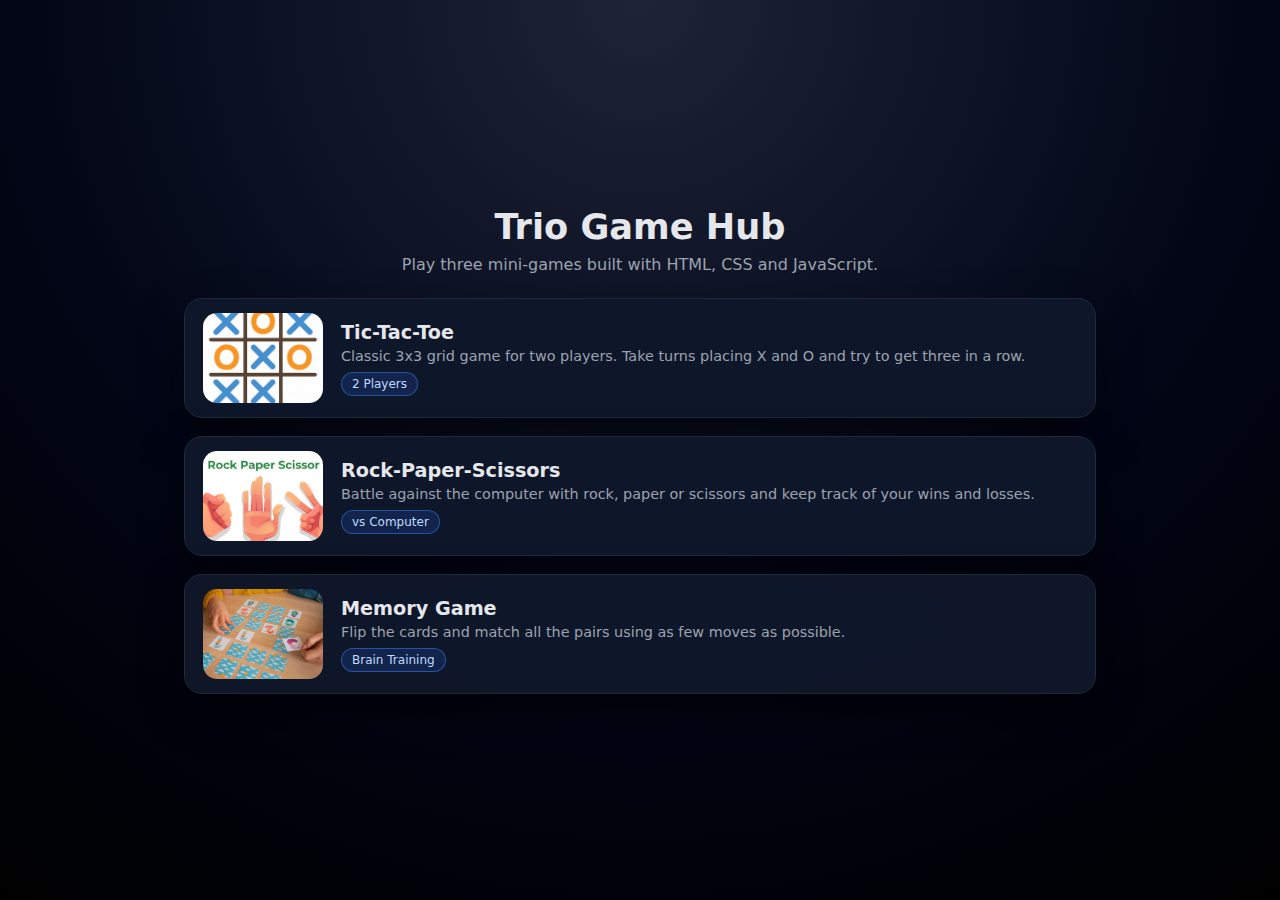
<file: index.html>
<!DOCTYPE html>
<html lang="en">
<head>
  <meta charset="UTF-8">
  <title>Trio Game Hub</title>
  <link rel="stylesheet" href="../styles/main.css">
</head>
<body>
  <div class="container">
    <header class="hero">
      <h1>Trio Game Hub</h1>
      <p>Play three mini-games built with HTML, CSS and JavaScript.</p>
    </header>

    <section class="games-list">
      <a class="game-row" href="../tic-tac-toe/index.html">
        <div class="game-image">
          <img src="../assets/tic-tac-toe.png" alt="Tic Tac Toe">
        </div>
        <div class="game-info">
          <h2>Tic-Tac-Toe</h2>
          <p>Classic 3x3 grid game for two players. Take turns placing X and O and try to get three in a row.</p>
          <span class="pill">2 Players</span>
        </div>
      </a>

      <a class="game-row" href="../rps/index.html">
        <div class="game-image">
          <img src="../assets/rock-paper-scissors.webp" alt="Rock Paper Scissors">
        </div>
        <div class="game-info">
          <h2>Rock-Paper-Scissors</h2>
          <p>Battle against the computer with rock, paper or scissors and keep track of your wins and losses.</p>
          <span class="pill">vs Computer</span>
        </div>
      </a>

      <a class="game-row" href="../memory/index.html">
        <div class="game-image">
          <img src="../assets/memory.png" alt="Memory Game">
        </div>
        <div class="game-info">
          <h2>Memory Game</h2>
          <p>Flip the cards and match all the pairs using as few moves as possible.</p>
          <span class="pill">Brain Training</span>
        </div>
      </a>
    </section>
  </div>
</body>
</html>
</file>
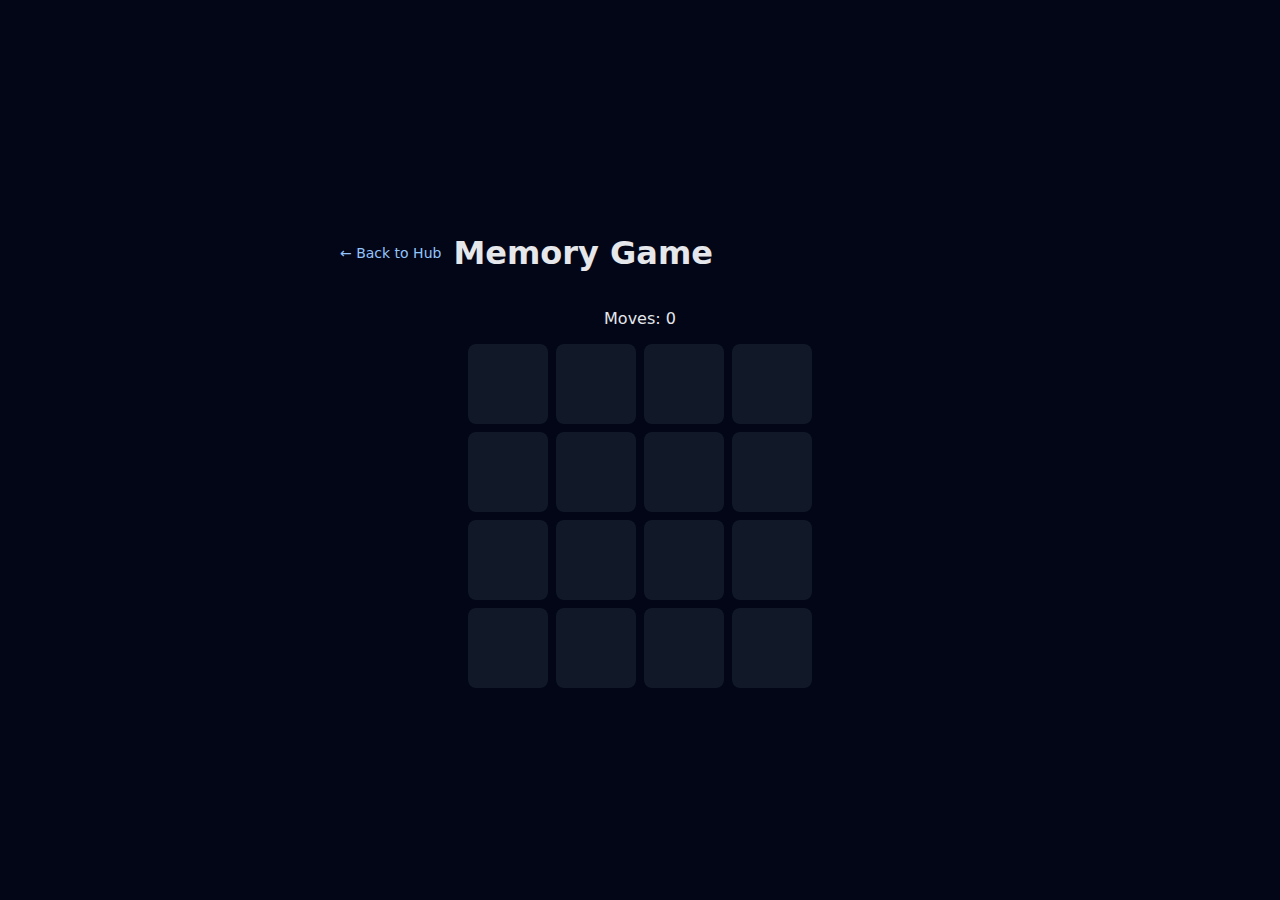
<file: memory/index.html>
<!DOCTYPE html>
<html lang="en">
<head>
  <meta charset="UTF-8">
  <title>Memory Game</title>
  <link rel="stylesheet" href="style.css">
</head>
<body>
  <main class="wrapper">
    <header class="top-bar">
      <a href="../index.html" class="back-link">← Back to Hub</a>
      <h1>Memory Game</h1>
    </header>

    <section class="game">
      <p id="moves">Moves: 0</p>
      <div class="grid" id="grid"></div>
    </section>
  </main>

  <script src="script.js"></script>
</body>
</html>
</file>
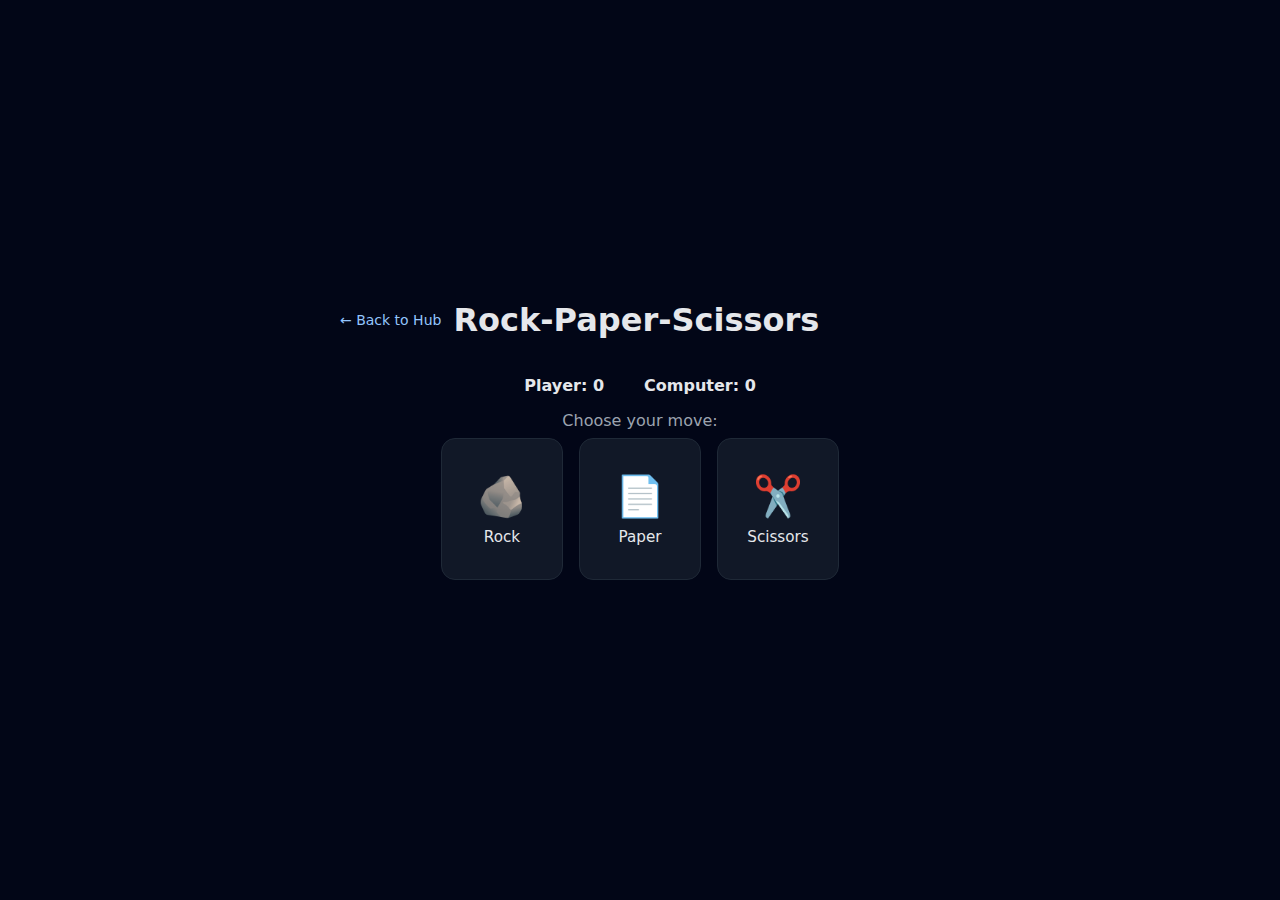
<file: rps/index.html>
<!DOCTYPE html>
<html lang="en">
<head>
  <meta charset="UTF-8">
  <title>Rock-Paper-Scissors</title>
  <link rel="stylesheet" href="style.css">
</head>
<body>
  <main class="wrapper">
    <header class="top-bar">
      <a href="../index.html" class="back-link">← Back to Hub</a>
      <h1>Rock-Paper-Scissors</h1>
    </header>

    <section class="game">
      <div class="scoreboard">
        <div>Player: <span id="player-score">0</span></div>
        <div>Computer: <span id="computer-score">0</span></div>
      </div>

      <p class="hint">Choose your move:</p>

      <div class="choices">
        <div class="choice-card" data-choice="rock">
          <div class="emoji">🪨</div>
          <div class="label">Rock</div>
        </div>
        <div class="choice-card" data-choice="paper">
          <div class="emoji">📄</div>
          <div class="label">Paper</div>
        </div>
        <div class="choice-card" data-choice="scissors">
          <div class="emoji">✂️</div>
          <div class="label">Scissors</div>
        </div>
      </div>

      <div id="result"></div>
    </section>
  </main>
  <script src="script.js"></script>
</body>
</html>
</file>
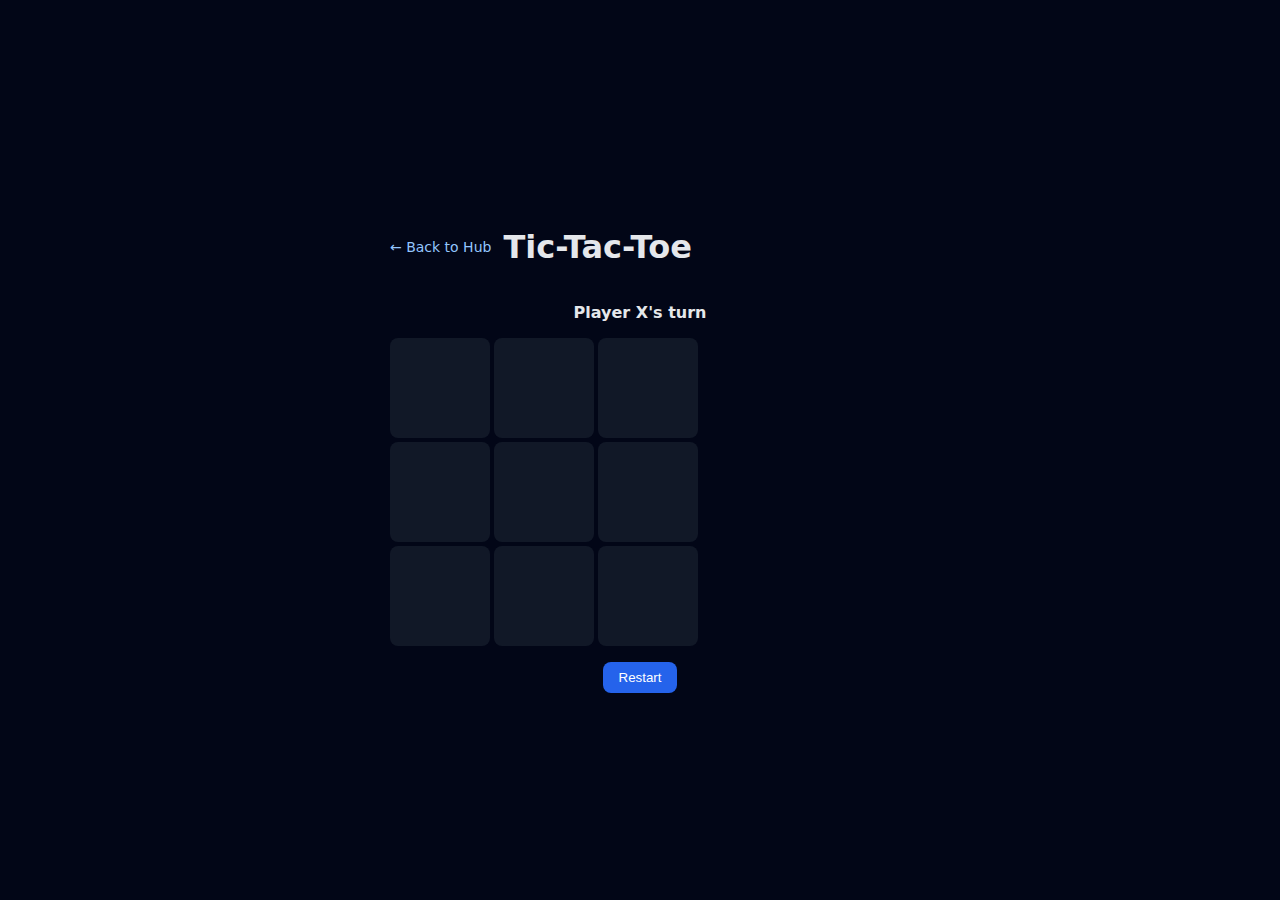
<file: tic-tac-toe/index.html>
<!DOCTYPE html>
<html lang="en">
<head>
  <meta charset="UTF-8">
  <title>Tic-Tac-Toe</title>
  <link rel="stylesheet" href="style.css">
</head>
<body>
  <main class="wrapper">
    <header class="top-bar">
      <a href="../index.html" class="back-link">← Back to Hub</a>
      <h1>Tic-Tac-Toe</h1>
    </header>

    <section class="game">
      <div id="status">Player X's turn</div>
      <div class="board" id="board">
        <!-- 9 cells -->
        <div class="cell" data-index="0"></div>
        <div class="cell" data-index="1"></div>
        <div class="cell" data-index="2"></div>
        <div class="cell" data-index="3"></div>
        <div class="cell" data-index="4"></div>
        <div class="cell" data-index="5"></div>
        <div class="cell" data-index="6"></div>
        <div class="cell" data-index="7"></div>
        <div class="cell" data-index="8"></div>
      </div>
      <button id="reset">Restart</button>
    </section>
  </main>

  <script src="script.js"></script>
</body>
</html>
</file>
<file: styles/main.css>
* {
  box-sizing: border-box;
  margin: 0;
  padding: 0;
  font-family: system-ui, -apple-system, BlinkMacSystemFont, "Segoe UI", sans-serif;
}

body {
  background: radial-gradient(circle at top, #1d2437 0, #020617 55%, #000 100%);
  color: #e5e7eb;
  min-height: 100vh;
  display: flex;
  align-items: center;
  justify-content: center;
}

.container {
  max-width: 960px;
  width: 100%;
  padding: 24px;
}

.hero {
  text-align: center;
  margin-bottom: 24px;
}

.hero h1 {
  font-size: 2.2rem;
  margin-bottom: 8px;
}

.hero p {
  color: #9ca3af;
}

.games-list {
  display: flex;
  flex-direction: column;
  gap: 18px;
}

.game-row {
  display: flex;
  gap: 18px;
  align-items: center;
  background: rgba(15, 23, 42, 0.95);
  border-radius: 18px;
  padding: 14px 18px;
  text-decoration: none;
  color: inherit;
  border: 1px solid #1f2937;
  box-shadow: 0 18px 40px rgba(0, 0, 0, 0.55);
  transition: transform 0.18s ease, box-shadow 0.18s ease, border-color 0.18s ease,
    background 0.18s ease;
}

.game-row:hover {
  transform: translateY(-4px);
  border-color: #3b82f6;
  background: rgba(15, 23, 42, 1);
  box-shadow: 0 22px 50px rgba(15, 23, 42, 0.9);
}

.game-image {
  flex: 0 0 120px;
  height: 90px;
  border-radius: 14px;
  overflow: hidden;
  background: #020617;
  display: flex;
  align-items: center;
  justify-content: center;
}

.game-image img {
  width: 100%;
  height: 100%;
  object-fit: cover;
}

.game-info {
  flex: 1;
}

.game-info h2 {
  font-size: 1.2rem;
  margin-bottom: 4px;
}

.game-info p {
  font-size: 0.9rem;
  color: #9ca3af;
  margin-bottom: 8px;
}

.pill {
  display: inline-block;
  font-size: 0.75rem;
  padding: 4px 10px;
  border-radius: 999px;
  background: rgba(37, 99, 235, 0.18);
  color: #bfdbfe;
  border: 1px solid rgba(59, 130, 246, 0.5);
}

/* Responsive */
@media (max-width: 640px) {
  .game-row {
    flex-direction: column;
    align-items: flex-start;
  }

  .game-image {
    width: 100%;
    height: 140px;
  }
}
@media (max-width: 480px) {
  .container {
    padding: 16px;
  }

  .hero h1 {
    font-size: 1.7rem;
  }

  .game-row {
    padding: 12px 14px;
  }
}
</file>
<file: memory/style.css>
body {
  margin: 0;
  font-family: system-ui, sans-serif;
  background: #020617;
  color: #e5e7eb;
  display: flex;
  justify-content: center;
  align-items: center;
  min-height: 100vh;
}

.wrapper {
  max-width: 600px;
  width: 100%;
  padding: 16px;
}

.top-bar {
  display: flex;
  align-items: center;
  gap: 12px;
  margin-bottom: 16px;
}

.back-link {
  color: #93c5fd;
  text-decoration: none;
  font-size: 14px;
}

.game {
  text-align: center;
}

.grid {
  display: grid;
  grid-template-columns: repeat(4, 80px);
  grid-auto-rows: 80px;
  gap: 8px;
  justify-content: center;
  margin-top: 16px;
}

.card {
  background: #111827;
  border-radius: 8px;
  cursor: pointer;
  display: flex;
  align-items: center;
  justify-content: center;
  font-size: 28px;
  user-select: none;
}

.card.revealed {
  background: #1f2937;
}
@media (max-width: 480px) {
  .wrapper {
    padding: 12px;
  }

  .grid {
    grid-template-columns: repeat(4, 70px);
    grid-auto-rows: 70px;
    gap: 6px;
  }

  .card {
    font-size: 22px;
  }
}
</file>
<file: rps/style.css>
body {
  margin: 0;
  font-family: system-ui, sans-serif;
  background: #020617;
  color: #e5e7eb;
  display: flex;
  justify-content: center;
  align-items: center;
  min-height: 100vh;
}

.wrapper {
  max-width: 600px;
  width: 100%;
  padding: 16px;
}

.top-bar {
  display: flex;
  align-items: center;
  gap: 12px;
  margin-bottom: 16px;
}

.back-link {
  color: #93c5fd;
  text-decoration: none;
  font-size: 14px;
}

.game {
  text-align: center;
}

.scoreboard {
  display: flex;
  justify-content: center;
  gap: 40px;
  margin-bottom: 12px;
  font-weight: 600;
}

.hint {
  margin-bottom: 8px;
  color: #9ca3af;
}

.choices {
  display: flex;
  justify-content: center;
  gap: 16px;
  margin-bottom: 16px;
}

.choice-card {
  width: 120px;
  height: 140px;
  background: #111827;
  border-radius: 14px;
  display: flex;
  flex-direction: column;
  align-items: center;
  justify-content: center;
  cursor: pointer;
  border: 1px solid #1f2937;
  transition: transform 0.15s ease, box-shadow 0.15s ease, border-color 0.15s ease,
    background 0.15s ease;
}

.choice-card:hover {
  transform: translateY(-3px);
  box-shadow: 0 14px 30px rgba(0, 0, 0, 0.45);
  border-color: #3b82f6;
  background: #020617;
}

.emoji {
  font-size: 40px;
  margin-bottom: 8px;
}

.label {
  font-size: 0.95rem;
}

#result {
  min-height: 24px;
  margin-top: 4px;
  color: #e5e7eb;
}
@media (max-width: 480px) {
  .wrapper {
    padding: 12px;
  }

  .scoreboard {
    gap: 20px;
    font-size: 0.9rem;
  }

  .choices {
    flex-wrap: wrap;
    gap: 12px;
  }

  .choice-card {
    flex: 1 1 45%;
    max-width: 140px;
    height: 130px;
  }

  .emoji {
    font-size: 34px;
  }
}
</file>
<file: tic-tac-toe/style.css>
body {
  margin: 0;
  font-family: system-ui, sans-serif;
  background: #020617;
  color: #e5e7eb;
  display: flex;
  justify-content: center;
  align-items: center;
  min-height: 100vh;
}

.wrapper {
  max-width: 500px;
  width: 100%;
  padding: 16px;
}

.top-bar {
  display: flex;
  align-items: center;
  gap: 12px;
  margin-bottom: 16px;
}

.back-link {
  color: #93c5fd;
  text-decoration: none;
  font-size: 14px;
}

.game {
  text-align: center;
}

#status {
  margin-bottom: 16px;
  font-weight: 600;
}

.board {
  display: grid;
  grid-template-columns: repeat(3, 100px);
  grid-template-rows: repeat(3, 100px);
  gap: 4px;
  margin: 0 auto 16px auto;
}

.cell {
  background: #111827;
  border-radius: 8px;
  display: flex;
  align-items: center;
  justify-content: center;
  font-size: 32px;
  cursor: pointer;
  user-select: none;
}

.cell:hover {
  background: #1f2937;
}

button#reset {
  padding: 8px 16px;
  border-radius: 8px;
  border: none;
  background: #2563eb;
  color: white;
  cursor: pointer;
}
@media (max-width: 480px) {
  .wrapper {
    padding: 12px;
  }

  .board {
    grid-template-columns: repeat(3, 80px);
    grid-template-rows: repeat(3, 80px);
    gap: 3px;
  }

  .cell {
    font-size: 28px;
  }
}
</file>
